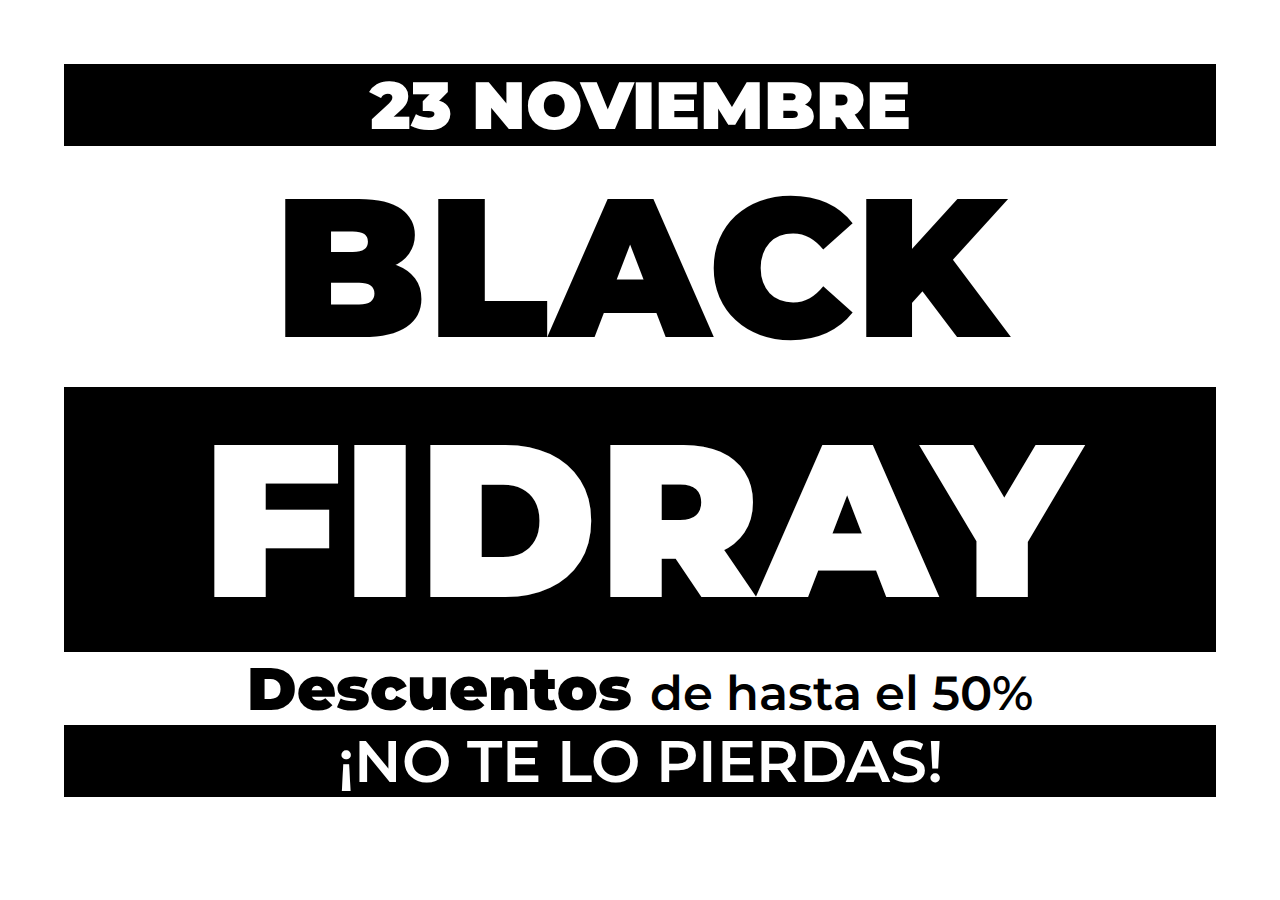
<file: ejercicio 2/html/index.html>
<!DOCTYPE html>
<html lang="en">
  <head>
    <meta charset="UTF-8" />
    <meta name="viewport" content="width=device-width, initial-scale=1.0" />
    <link rel="stylesheet" href="../css/index.css" />
    <title>Laboratorio 2</title>
  </head>
  <body>
    <section>
      <div class="div-header">
        <p>23 NOVIEMBRE</p>
      </div>
      <div class="div-body">
        <h4 class="h4-1">BLACK</h4>
        <h4 class="h4-2">FIDRAY</h4>
      </div>
      <div class="div-footer">
        <p class="p-1">
          <strong class="strong-1"> Descuentos </strong>
          de hasta el
          <strong class="strong-2">50%</strong>
        </p>
        <p class="p-2">¡NO TE LO PIERDAS!</p>
      </div>
    </section>
  </body>
</html>
</file>
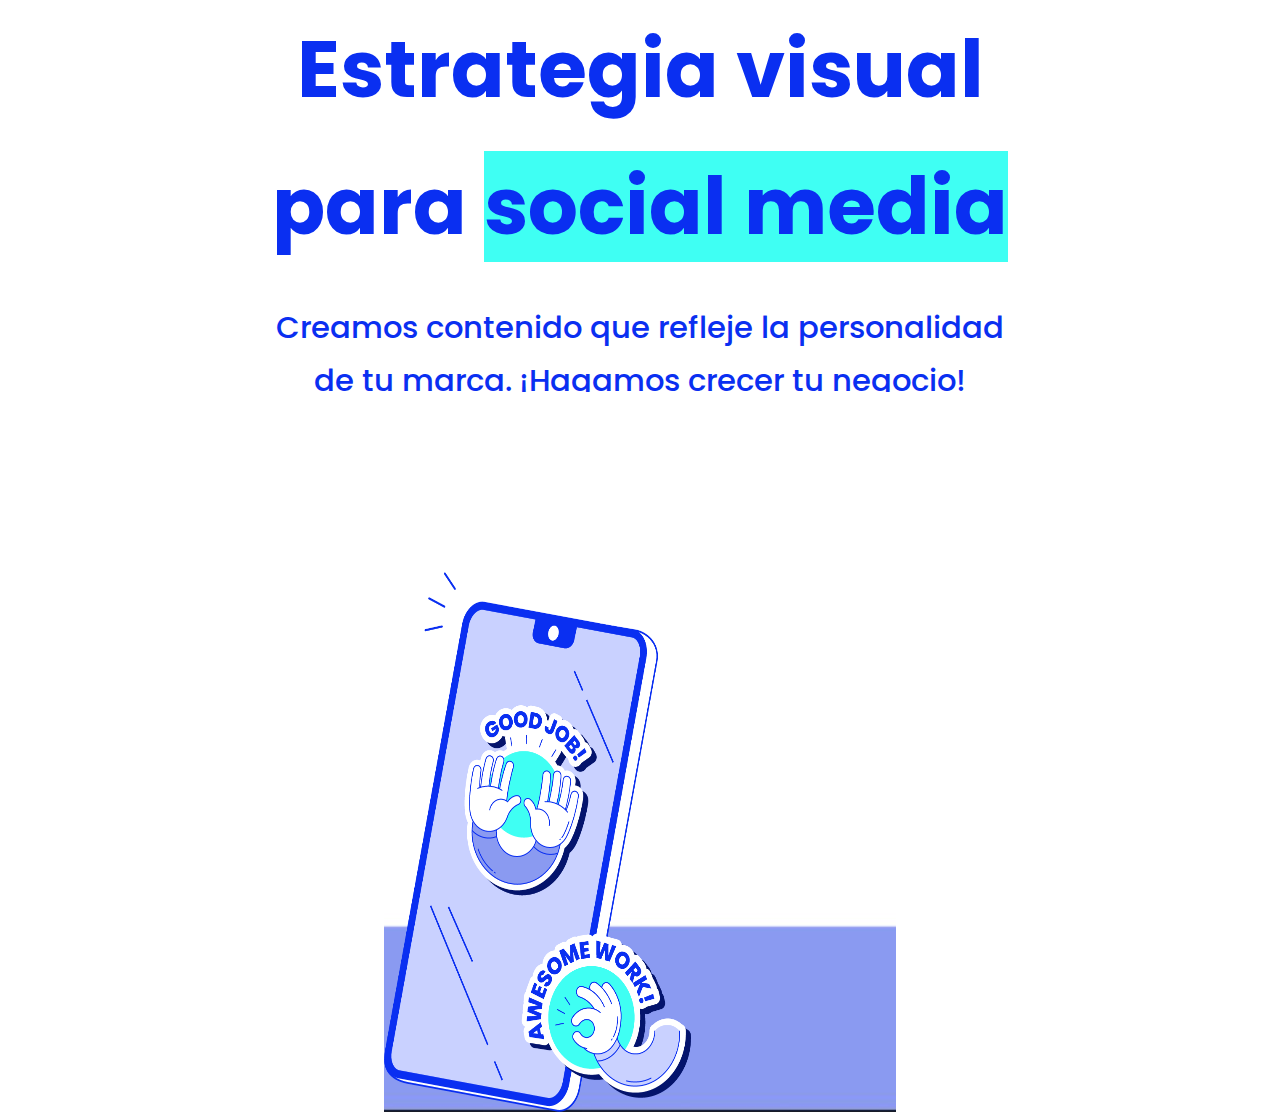
<file: DESAFIO2/Recursos/Ejercicio 1/html/index.html>
<!DOCTYPE html>
<html lang="en">
  <head>
    <meta charset="UTF-8" />
    <meta name="viewport" content="width=device-width, initial-scale=1.0" />
    <link rel="stylesheet" href="../css/index.css" />
    <title>Laboratorio 1</title>
  </head>
  <body>
    <section>
      <div class="card-header">
        <h4>Estrategia visual</h4>
        <br />
        <h4>para <strong>social media</strong></h4>
      </div>
      <div class="card-body">
          <p>
            Creamos contenido que refleje la personalidad
          </p>
          <p>
            de tu marca. ¡Hagamos crecer tu negocio!
          </p>
      </div>
      <div class="card-footer"> 
        <div class="fondo">
            <img src="../celu.png" alt="">
        </div>

      </div>
    </section>
  </body>
</html>
</file>
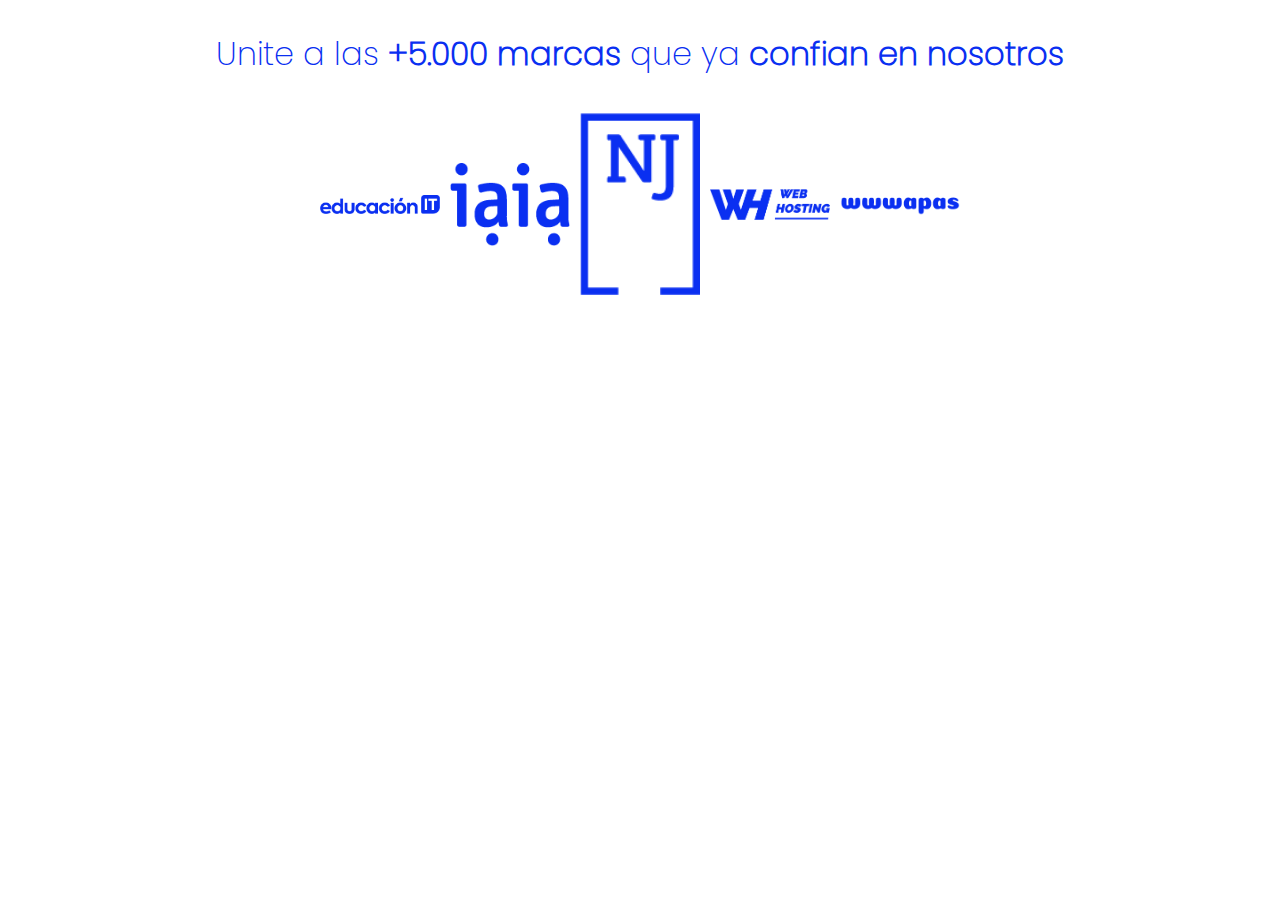
<file: DESAFIO2/Recursos/Ejercicio 2/html/index.html>
<!DOCTYPE html>
<html lang="en">
  <head>
    <meta charset="UTF-8" />
    <meta name="viewport" content="width=device-width, initial-scale=1.0" />
    <link rel="stylesheet" href="../css/index.css" />
    <title>Laboratorio 2</title>
  </head>
  <body>
    <footer>
      <div>
        <p>
          Unite a las <strong> +5.000 marcas </strong>
          que ya
          <strong> confian en nosotros </strong>
        </p>
      </div>
      <div class="container-img">
        <img width="120px" alt src="../logos-EIT.png" alt="" />
        <img width="120px" src="../logos-iaia.png" alt="" />
        <img width="120px" src="../logos-NJ.png" alt="" />
        <img width="120px" src="../logos-WH.png" alt="" />
        <img width="120px" src="../logos-wwwapas.png" alt="" />
      </div>
    </footer>
  </body>
</html>
</file>
<file: ejercicio 2/css/index.css>
* {
  padding: 0;
  margin: 0;
  box-sizing: border-box;
}
@font-face {
  font-family: "Montserrat-Black";
  src: url("../fonts/Montserrat/static/Montserrat-Black.ttf") format("truetype");
}
@font-face {
  font-family: "Montserrat-SemiBold";
  src: url("../fonts/Montserrat/static/Montserrat-SemiBold.ttf")
    format("truetype");
}
:root {
  --black: #000000;
  --white: #ffffff;
  --monserratBlack: "Montserrat-Black";
  --monserratSemiBold: "Montserrat-SemiBold";
}

section {
  text-align: center;
  margin: 5%;
}

.div-header{
    font-family: var(--monserratBlack);
    font-size: 50pt;
}

.div-body .h4-1{
    font-family: var(--monserratBlack);
    font-size: 148pt;
}
.div-body .h4-2{
    font-family: var(--monserratBlack);
    font-size: 163pt;
}
.div-footer .p-1{
    font-family: var(--monserratSemiBold);
    font-size: 36pt;
}
.strong-1 {
    font-family: var(--monserratBlack);
    font-size: 45pt;
}
.div-footer .p-2{
    font-family: var(--monserratSemiBold);
    font-size: 44pt;
}
.div-body .h4-1,
.div-footer .p-1 {
  background-color: var(--white);
  color: var(--black);
}
.div-header,
.div-body .h4-2,
.div-footer .p-2 {
  background-color: var(--black);
  color: var(--white);
}
</file>
<file: DESAFIO2/Recursos/Ejercicio 1/css/index.css>
* {
  margin: 0;
  padding: 0;
  box-sizing: border-box;
}

@font-face {
  font-family: "Poppins-Bold";
  src: url("../fonts/Poppins/Poppins-Bold.ttf") format("truetype");
}

@font-face {
  font-family: "Poppins-Medium";
  src: url("../fonts/Poppins/Poppins-Medium.ttf") format("truetype");
}

:root {
  --poppinsBold: "Poppins-Bold";
  --poppinsMedium: "Poppins-Medium";
  --colorLetras: #0a2ff1;
}

body {
  text-align: center;
  margin-top: 10px;
  width: 100%;
}

.card-header h4 {
  height: auto;
  color: var(--colorLetras);
  font-size: 59pt;
  font-family: var(--poppinsBold);
}
.card-header h4 strong {
  background-color: #3ffff3;
}
.card-body {
  margin-top: 50px;
}
.card-body p {
  height: 30%;
  margin-top: 30px;
  color: var(--colorLetras);
  font-size: 23pt;
  font-family: var(--poppinsMedium);
  line-height: 0.75;
}
.card-footer{
    display: flex;
    justify-content: center;
    align-items: center;
}
.fondo{
  position: relative;
  background-image: url("../fondo.JPG");
  background-size: contain;
  height: 80vh;
  width: 40%;
  top:0px;
}
img{
    position: absolute;
    width: 60%;
    height: 75%;
    left: 0px;
    right: 20px;
    bottom: 0px;
}
</file>
<file: DESAFIO2/Recursos/Ejercicio 2/css/index.css>
* {
  margin: 0;
  padding: 0;
  box-sizing: border-box;
}

@font-face {
  font-family: "Poppins-Light";
  src: url("../../fonts/Poppins/Poppins-ExtraLight.ttf") format("truetype");
}
:root {
  --poppins: "Poppins-Light", bold;
}
footer {
  display: flex;
  justify-content: center;
  align-items: center;
  flex-direction: column;
}
p {
  color: #0a2ff1;
  font-size: 24pt;
  font-family: var(--poppins), bold;
  margin: 30px;
}
.container-img {
  display: flex;
  justify-content: center;
  align-items: center;
}
img {
  margin-top: 3%;
  margin: 5px;
}
</file>
